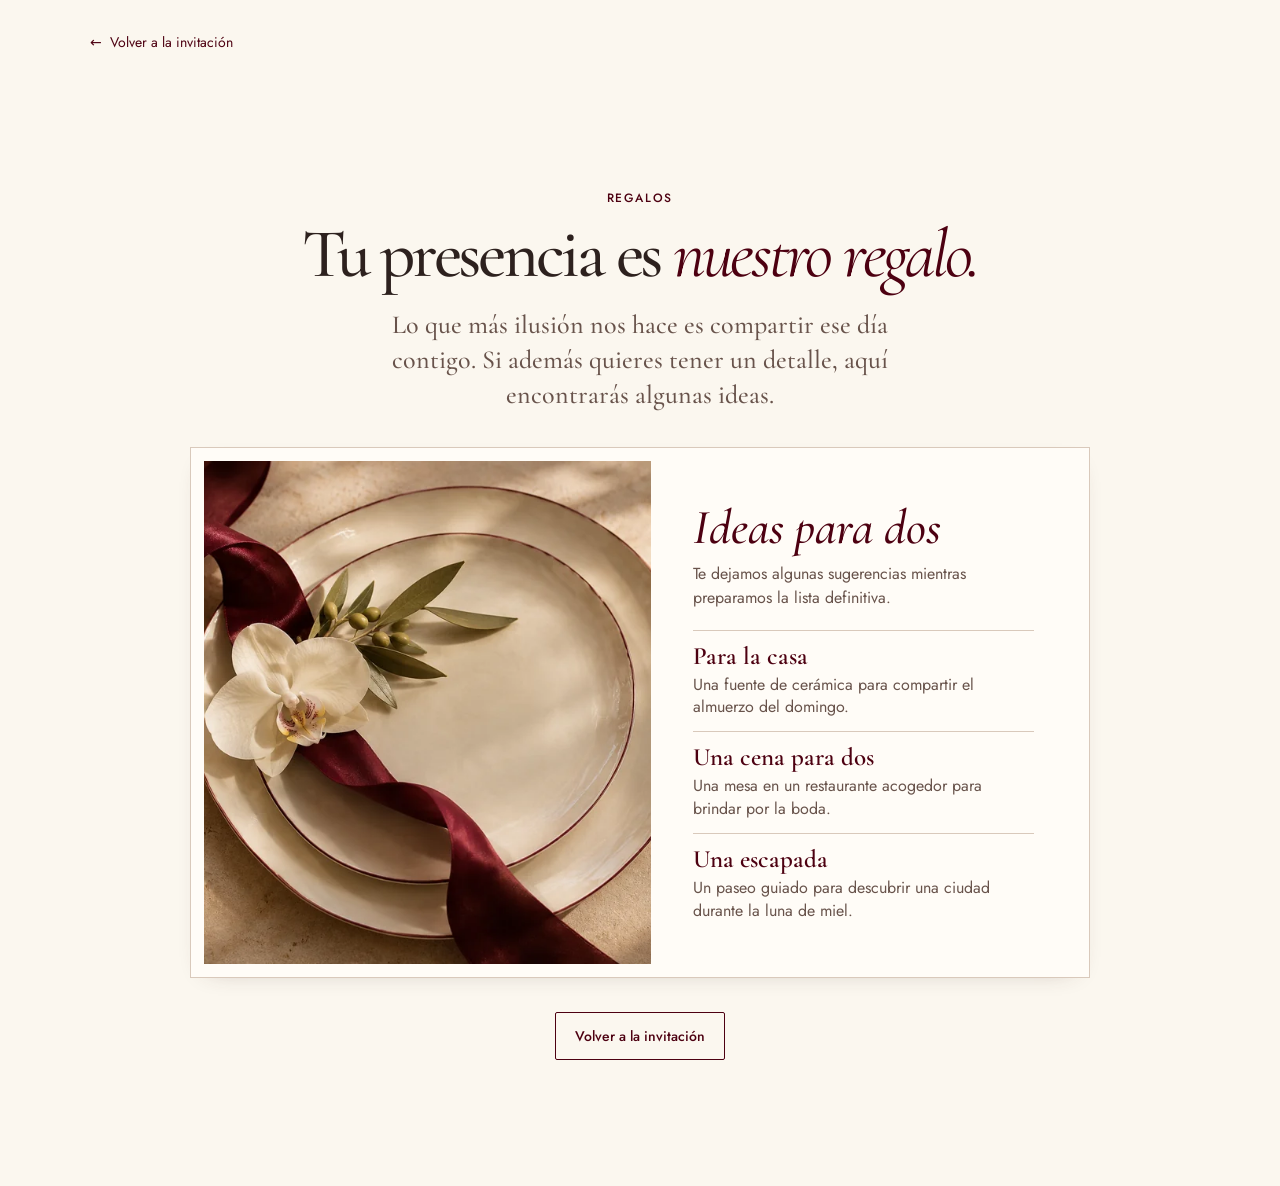
<file: regalos.html>
<!DOCTYPE html>
<html lang="es">
<head>
<meta charset="UTF-8">
<meta name="viewport" content="width=device-width, initial-scale=1, viewport-fit=cover">
<meta name="theme-color" content="#f5eee5">
<title>Regalos · Sofía &amp; Diego</title>
<link rel="preconnect" href="https://fonts.googleapis.com">
<link rel="preconnect" href="https://fonts.gstatic.com" crossorigin>
<link href="https://fonts.googleapis.com/css2?family=Cormorant+Garamond:ital,wght@0,400;0,500;0,600;1,400;1,500&family=Jost:wght@400;500&display=swap" rel="stylesheet">
<link rel="stylesheet" href="styles.css?v=3">
<link rel="stylesheet" href="experiencia.css?v=13">
</head>
<body class="gifts-page">
<main>
  <nav class="back wrap"><a href="./#regalos"><span aria-hidden="true">←</span> Volver a la invitación</a></nav>
  <section class="gifts wrap section-space" aria-labelledby="giftsTitle">
    <p class="kicker">Regalos</p>
    <h1 id="giftsTitle">Tu presencia es <em>nuestro regalo.</em></h1>
    <p class="prose">Lo que más ilusión nos hace es compartir ese día contigo. Si además quieres tener un detalle, aquí encontrarás algunas ideas.</p>
    <div class="gift-list">
      <div class="gift-spread">
        <img class="gift-photo" src="img/regalos-editorial.webp" width="960" height="640" loading="lazy" decoding="async" alt="">
        <div class="gift-note">
          <p class="gift-note-title">Ideas para dos</p>
          <p class="gift-intro">Te dejamos algunas sugerencias mientras preparamos la lista definitiva.</p>
          <dl class="gift-ideas">
            <div><dt>Para la casa</dt><dd>Una fuente de cerámica para compartir el almuerzo del domingo.</dd></div>
            <div><dt>Una cena para dos</dt><dd>Una mesa en un restaurante acogedor para brindar por la boda.</dd></div>
            <div><dt>Una escapada</dt><dd>Un paseo guiado para descubrir una ciudad durante la luna de miel.</dd></div>
          </dl>
        </div>
      </div>
    </div>
    <div class="gift-transfer" id="giftTransfer" hidden>
      <h2 class="gift-transfer-title">Datos para transferencia</h2>
      <dl class="bank">
        <div><dt>Banco</dt><dd id="bankName"></dd></div>
        <div><dt>Titular</dt><dd id="bankHolder"></dd></div>
        <div><dt>Cuenta</dt><dd><span id="acc"></span><button class="copy" type="button" data-copy="acc" aria-label="Copiar número de cuenta">Copiar</button></dd></div>
        <div id="cciRow" hidden><dt>CCI</dt><dd><span id="cci"></span><button class="copy" type="button" data-copy="cci" aria-label="Copiar CCI">Copiar</button></dd></div>
      </dl>
      <p class="bank-status" id="bankStatus" role="status"></p>
    </div>
    <a class="btn line back-btn" href="./#regalos">Volver a la invitación</a>
  </section>
</main>
<script src="config.js?v=10" defer></script>
<script src="regalos.js?v=1" defer></script>
</body>
</html>
</file>
<file: styles.css>
:root {
  color-scheme: light;
  --ivory: #fbf7ef;
  --paper: #fffcf7;
  --sand: #f1e8dd;
  --wine: #4d0011;
  --rust: #ad4e18;
  --sage: #708981;
  --wine-dark: #3b1020;
  --ink: #2d211e;
  --muted: #68534b;
  --rule: #d9c9bb;
  --on-wine: #f1dcd2;
  --serif: "Cormorant Garamond", Georgia, serif;
  --sans: "Jost", system-ui, sans-serif;
  --gutter: clamp(20px, 5vw, 60px);
  --wrap: 1100px;
}

* { box-sizing: border-box; }
html { scroll-behavior: smooth; scroll-padding-top: 24px; }
body {
  margin: 0;
  background: var(--ivory);
  color: var(--ink);
  font: 16px/1.5 var(--sans);
}
body.locked { overflow: hidden; }
[hidden] { display: none !important; }
:focus-visible { outline: 2px solid currentColor; outline-offset: 4px; }
h1, h2, h3, p, figure, ol, ul { margin: 0; }
h1, h2, h3 { font-family: var(--serif); line-height: .98; }
h2 {
  font-size: clamp(46px, 5.4vw, 76px);
  font-weight: 500;
  letter-spacing: -.047em;
  text-wrap: balance;
}
h2 em { color: var(--wine); font-weight: 400; }
img { max-width: 100%; }
a { color: inherit; }
button, input, select, textarea { font: inherit; }
.wrap {
  width: min(var(--wrap), calc(100% - 2 * var(--gutter)));
  margin-inline: auto;
}
.section-space { padding-block: clamp(66px, 10vw, 126px); }
.kicker {
  color: var(--wine);
  font: 500 12px/1.4 var(--sans);
  letter-spacing: .15em;
  text-transform: uppercase;
}
.kicker + h2 { margin-top: 14px; }
.prose {
  color: var(--muted);
  font: 500 clamp(21px, 2.6vw, 26px)/1.35 var(--serif);
  text-wrap: pretty;
}
.btn, .text-link, .copy {
  display: inline-flex;
  min-height: 48px;
  align-items: center;
  justify-content: center;
  gap: 10px;
  max-width: 100%;
  text-align: center;
  font: 500 14px/1.3 var(--sans);
  cursor: pointer;
}
.btn {
  padding: 12px 19px;
  border: 1px solid var(--wine);
  border-radius: 2px;
  background: var(--wine);
  color: var(--paper);
  text-decoration: none;
  transition: background-color .18s, border-color .18s, color .18s;
}
.btn:hover { background: var(--wine-dark); border-color: var(--wine-dark); }
.btn:focus-visible { outline-color: var(--wine); }
.btn.line { background: transparent; color: var(--wine); }
.btn.line:hover { background: var(--sand); }
.text-link {
  background: transparent;
  color: var(--wine);
  border: 0;
  padding: 4px 0;
  text-decoration: underline;
  text-underline-offset: .28em;
}
.text-link:hover { color: var(--wine-dark); }

.intro {
  position: fixed;
  inset: 0;
  z-index: 5;
  display: flex;
  overflow: hidden;
  overflow: clip;
  overscroll-behavior: contain;
  padding: 22px 12px;
  background:
    radial-gradient(ellipse at 18% 11%, #fffdf5 0%, transparent 50%),
    radial-gradient(ellipse at 85% 84%, #dfc9b2 0%, transparent 64%),
    #f5ecdf;
}
.intro.is-opening {
  --opening-length: 3.9s;
  animation: reveal-invitation var(--opening-length) ease both;
}
.mail-scene {
  position: relative;
  flex: none;
  width: min(84vw, 490px, 63vh);
  width: min(84vw, 490px, 63svh);
  margin: auto;
  text-align: center;
  --door-peak: 100deg;
  --door-rest: 98deg;
  isolation: isolate;
  container-type: inline-size;
  perspective: 1500px;
  aspect-ratio: .76;
  border-radius: 2px;
}
.mail-scene::before {
  content: "";
  position: absolute;
  inset: 0;
  pointer-events: none;
  border-radius: inherit;
  background: #4d1826;
  box-shadow: 3px 7px 9px -6px #4c282d70, 4px 22px 38px -17px #351c20a1;
}
.mail-letter {
  position: absolute;
  inset: 2.5% 2.7%;
  display: grid;
  align-content: center;
  justify-items: center;
  row-gap: 2.8%;
  overflow: hidden;
  padding: 4%;
  border: 1px solid #d8bda2;
  outline: 1px solid #c8a88b;
  outline-offset: -8px;
  background: #fffaed;
  color: var(--wine);
}
.mail-letter::before, .mail-letter::after {
  position: absolute;
  content: "";
  pointer-events: none;
  background: center / contain no-repeat;
}
.mail-letter::before {
  top: -2%;
  right: -2%;
  width: 34%;
  height: 35%;
  background-image: url("img/cascada-orquideas-460.webp");
  background-position: top right;
}
.mail-letter::after {
  bottom: -1%;
  left: -2%;
  width: 31%;
  height: 32%;
  background-image: url("img/cala-prensada.webp");
  background-position: bottom left;
}
.mail-letter > .kicker { font-size: clamp(9px, 3.5cqw, 12px); }
.mail-letter > p { font: 500 clamp(27px, 12.9cqw, 62px)/.99 var(--serif); letter-spacing: -.05em; }
.mail-letter > p em { font-weight: 400; font-size: .72em; }
.mail-letter time { color: var(--muted); font-size: clamp(10px, 3.4cqw, 13px); }
.mail-door {
  position: absolute;
  z-index: 2;
  top: 0;
  bottom: 0;
  width: calc(50% + .3px);
  transform-style: preserve-3d;
}
.mail-door-left { left: 0; transform-origin: left center; }
.mail-door-right { right: 0; transform-origin: right center; }
.mail-door-face, .mail-door-lining {
  position: absolute;
  inset: 0;
  border-radius: 1px;
  backface-visibility: hidden;
}
.mail-door-face {
  overflow: hidden;
  background: #601e32 url("img/cubierta-relieve.webp") left center / 200% 100% no-repeat;
  box-shadow: inset 1px 1px 1px #e3b29455, inset -1px -1px 1px #320e2080;
}
.mail-door-right .mail-door-face { background-position: right center; }
.mail-door-face::after {
  content: "";
  position: absolute;
  inset: -10% -10%;
  opacity: 0;
  background: linear-gradient(105deg, transparent 24%, #fbdca122 40%, #fff0c977 49%, #e7b26e22 55%, transparent 70%);
  pointer-events: none;
}
.mail-door-lining {
  transform: rotateY(180deg);
  background: linear-gradient(110deg,#793947,#642937 67%,#4d1d2c);
  box-shadow: inset 0 0 0 1px #894650;
}
.seal-button {
  position: absolute;
  z-index: 3;
  inset: 0;
  width: 100%;
  height: 100%;
  appearance: none;
  -webkit-tap-highlight-color: transparent;
  border: 0;
  padding: 0;
  background: transparent;
  color: var(--wine);
  cursor: pointer;
}
.mail-seal {
  position: absolute;
  top: 50%;
  left: 50%;
  width: clamp(45px, 23cqw, 104px);
  aspect-ratio: 1;
  transform: translate(-50%, -50%) rotate(-3deg);
  filter: drop-shadow(0 2px 1px #3b18255c) drop-shadow(1px 4px 5px #2e10245c);
}
.mail-seal img { display: block; width: 100%; height: 100%; object-fit: contain; }
.seal-button:focus-visible { outline-offset: 5px; }
/* Opening choreography. Light gathers along the fold before the paper moves. */
.intro::before {
  content: "";
  position: absolute;
  inset: 0;
  pointer-events: none;
  background: radial-gradient(ellipse at 50% 46%, #ffedce99, transparent 55%);
  opacity: 0;
}
.mail-aura {
  position: absolute;
  z-index: -1;
  inset: -17%;
  pointer-events: none;
  opacity: 0;
  background: radial-gradient(ellipse, #fff9dc 12%, #eac99870 46%, transparent 70%);
}
.mail-seam {
  position: absolute;
  z-index: 3;
  left: calc(50% - 1px);
  top: 3%;
  height: 94%;
  width: 2px;
  opacity: 0;
  pointer-events: none;
  background: linear-gradient(transparent, #f4c789 32%, #fff7d8 50%, #f2ca87 70%, transparent);
  box-shadow: 0 0 12px 2px #fde0a7aa;
}
.mail-motes {
  position: absolute;
  z-index: 3;
  inset: 0;
  pointer-events: none;
}
.mail-motes i {
  position: absolute;
  left: var(--x);
  top: var(--y);
  width: 3px;
  height: 3px;
  border-radius: 50%;
  opacity: 0;
  background: #fff2cd;
  box-shadow: 0 0 4px 1px #cba266;
}
.mail-motes i:nth-child(1) { --x: 43%; --y: 43%; --dx: -58px; --delay: .75s; }
.mail-motes i:nth-child(2) { --x: 51%; --y: 31%; --dx: 43px; --delay: .97s; }
.mail-motes i:nth-child(3) { --x: 60%; --y: 52%; --dx: 57px; --delay: 1.12s; }
.mail-motes i:nth-child(4) { --x: 32%; --y: 72%; --dx: -30px; --delay: .91s; }
.mail-motes i:nth-child(5) { --x: 64%; --y: 66%; --dx: 23px; --delay: 1.24s; }
.mail-motes i:nth-child(6) { --x: 24%; --y: 33%; --dx: -17px; --delay: 1.40s; }
.mail-motes i:nth-child(7) { --x: 77%; --y: 37%; --dx: 27px; --delay: 1.46s; }
.letter-rule {
  display: block;
  width: 24%;
  height: 1px;
  margin: 3% 0 2%;
  background: linear-gradient(90deg, transparent, #b08859 30%, #b08859 70%, transparent);
}
.letter-rule::before {
  content: "";
  display: block;
  width: 5px;
  height: 5px;
  margin: -2px auto 0;
  transform: rotate(45deg);
  background: #bd9567;
  box-shadow: 0 0 0 3px #fffaed;
}

@media (prefers-reduced-motion: no-preference) {
  .intro:not(.is-opening) .mail-seal { transition: transform .3s ease; }
  .seal-button:is(:hover, :focus-visible) .mail-seal { transform: translate(-50%, -52%) rotate(-2deg) scale(1.04); }

  .intro.is-opening::before, .intro.is-opening .mail-aura { animation: candlelight 2.5s ease .15s both; }
  .intro.is-opening .mail-seam { animation: light-in-the-fold .92s ease .11s both; }
  .intro.is-opening .mail-seal { animation: lift-the-seal .69s cubic-bezier(.32,.06,.56,.94) both; }
  .intro.is-opening .mail-door-left { animation: open-left-door 1.62s cubic-bezier(.4,.025,.19,1) .46s both, leave-binding .47s ease 2.34s forwards; }
  .intro.is-opening .mail-door-right { animation: open-right-door 1.66s cubic-bezier(.43,.03,.18,1) .55s both, leave-binding .47s ease 2.34s forwards; }
  .intro.is-opening .mail-scene::before { animation: leave-binding .47s ease 2.34s forwards; }
  .intro.is-opening .mail-door-face::after { animation: rake-the-foil 1.48s ease .24s both; }
  .intro.is-opening .mail-door-right .mail-door-face::after { animation-delay: .35s; }
  .intro.is-opening .mail-motes i { animation: gold-in-the-light 1.22s ease-out var(--delay) both; }
  .intro.is-opening .mail-letter { animation: draw-letter var(--opening-length) linear both; }
  .intro.is-opening .mail-letter .letter-rule { animation: draw-rule .65s ease 1.18s both; }
  .opening-ceremony .hero-copy { animation: enter-cover .68s cubic-bezier(.18,.74,.25,1) 3.16s both; }
  .opening-ceremony .flor-cascada img { animation: settle-orchids .9s ease-out 2.97s both; }
  .opening-ceremony .flor-cala { animation: settle-calla .7s ease-out 3.12s both; }
}

@keyframes candlelight {
  0%, 100% { opacity: 0; }
  38%, 62% { opacity: .9; }
}
@keyframes light-in-the-fold {
  0% { opacity: 0; transform: scaleY(.04); }
  56% { opacity: .9; transform: scaleY(.9); }
  100% { opacity: 0; transform: scaleY(1); }
}
@keyframes lift-the-seal {
  0% { opacity: 1; transform: translate(-50%, -50%) rotate(-3deg); }
  33% { opacity: 1; transform: translate(-48%, -53%) rotate(-9deg) scale(1.03); }
  68% { opacity: .96; }
  100% { opacity: 0; transform: translate(-32%, -94%) rotate(10deg) scale(1.09); }
}
@keyframes rake-the-foil {
  0% { transform: translateX(-110%) skewX(-12deg); opacity: 0; }
  30% { opacity: .42; }
  100% { transform: translateX(120%) skewX(-12deg); opacity: 0; }
}
@keyframes open-left-door {
  0% { transform: rotateY(0deg); }
  78% { transform: rotateY(calc(0deg - var(--door-peak))); }
  100% { transform: rotateY(calc(0deg - var(--door-rest))); }
}
@keyframes open-right-door {
  0% { transform: rotateY(0deg); }
  80% { transform: rotateY(var(--door-peak)); }
  100% { transform: rotateY(var(--door-rest)); }
}
@keyframes draw-rule { from { opacity: 0; transform: scaleX(.12); } }
@keyframes gold-in-the-light {
  0% { opacity: 0; transform: translate(0, 7px) scale(.55); }
  24% { opacity: .85; }
  100% { opacity: 0; transform: translate(var(--dx), -54px) scale(.72); }
}
@keyframes draw-letter {
  0%, 29% { transform: translateY(0) scale(1); opacity: 1; }
  53%, 65% { transform: translateY(-2%) scale(1.02); opacity: 1; z-index: 1; }
  66% { transform: translateY(-2%) scale(1.02); z-index: 3; animation-timing-function: cubic-bezier(.46,.05,.3,1); }
  81%, 100% { transform: translate(var(--flight-x), var(--flight-y)) scale(1.06); opacity: 0; z-index: 3; }
}
@keyframes leave-binding { to { opacity: 0; } }
@keyframes reveal-invitation {
  0%, 77% { opacity: 1; }
  100% { opacity: 0; }
}
@keyframes enter-cover { from { opacity: 0; transform: translateY(7px); } }
@keyframes settle-orchids { from { transform: translateY(-6px) rotate(2deg); } }
@keyframes settle-calla { from { transform: translateY(4px) rotate(-1.5deg); } }

.masthead {
  display: flex;
  align-items: center;
  justify-content: space-between;
  min-height: 66px;
  gap: 14px;
  border-bottom: 1px solid var(--rule);
}
.monogram {
  color: var(--wine);
  font: 600 27px/1 var(--serif);
  letter-spacing: -.07em;
  text-decoration: none;
}
.monogram em { font-size: .74em; font-weight: 400; }
.masthead nav { display: flex; flex-wrap: wrap; gap: clamp(10px, 3vw, 32px); }
.masthead nav a {
  display: inline-flex;
  align-items: center;
  min-height: 44px;
  color: var(--muted);
  font-size: 14px;
  text-decoration: none;
}
.masthead nav a:hover { color: var(--wine); text-decoration: underline; text-underline-offset: .25em; }
.hero {
  overflow-x: clip;
  padding-inline: max(var(--gutter), calc((100% - var(--wrap)) / 2));
  padding-block: clamp(26px, 4vw, 60px) clamp(32px, 4.4vw, 64px);
}
.letter-sheet {
  position: relative;
  isolation: isolate;
  display: grid;
  place-items: center;
  min-height: clamp(374px, 44vw, 506px);
  border: 1px solid #d9c6ab;
  background: linear-gradient(122deg, #fffdf6, #fff9ed 67%, #f5ebd8);
  box-shadow: 0 2px 5px #633b2010, 0 14px 32px -21px #673f3057;
}
.letter-sheet::before {
  position: absolute;
  inset: clamp(9px, 1.1vw, 17px);
  border: 1px solid #c7a77e;
  outline: 1px solid #e6d3b8;
  outline-offset: 3px;
  pointer-events: none;
  content: "";
}
.flor-cascada, .flor-cala {
  position: absolute;
  display: block;
  pointer-events: none;
  user-select: none;
  filter: drop-shadow(2px 5px 3px #54391e26);
}
.flor-cascada {
  top: -2.2%;
  right: -1.2%;
  width: 29%;
  transform-origin: 86% 5%;
  transform: rotate(-6deg);
}
.flor-cascada img {
  display: block;
  width: 100%;
  height: auto;
  transform-origin: 90% 4%;
}
.flor-cala {
  bottom: -2%;
  left: -1.2%;
  width: 24%;
  height: auto;
  max-height: 72%;
  object-fit: contain;
  object-position: left bottom;
  transform-origin: 15% 95%;
}
.hero-copy {
  position: relative;
  width: 71%;
  padding-block: clamp(32px, 5.3vw, 78px);
  text-align: center;
}
.hero-copy .kicker {
  display: flex;
  gap: 14px;
  align-items: center;
  justify-content: center;
  color: #6f4c32;
  font-size: 11px;
  letter-spacing: .24em;
}
.hero-copy .kicker::before, .hero-copy .kicker::after {
  content: "";
  width: clamp(16px, 3vw, 40px);
  height: 1px;
  background: #b49570;
}
.hero h1 {
  margin: clamp(17px, 2.4vw, 34px) 0 18px;
  color: var(--wine);
  font: 500 clamp(64px, 7vw, 102px)/.91 var(--serif);
  letter-spacing: -.06em;
}
.hero h1 em { font-size: .61em; font-weight: 400; }
.hero h1:focus { outline: none; }
.blessing { color: var(--muted); font: italic 500 clamp(19px, 2vw, 25px)/1.18 var(--serif); }
.hero time {
  display: block;
  margin-top: clamp(18px, 2.3vw, 32px);
  color: var(--wine);
  font: 500 clamp(15px, 1.6vw, 19px)/1.4 var(--serif);
  letter-spacing: .045em;
}
.hero-actions {
  display: flex;
  justify-content: center;
  align-items: center;
  flex-wrap: wrap;
  gap: 4px 25px;
  margin-top: clamp(20px, 2.5vw, 36px);
}

.story, .dress, .gifts { text-align: center; }
.story { padding-top: 0; }
.story-divider {
  display: flex;
  justify-content: center;
  align-items: center;
  gap: clamp(10px, 2vw, 26px);
  margin: 0 auto clamp(25px, 4vw, 46px);
}
.story-divider::before, .story-divider::after {
  content: "";
  flex: 1;
  max-width: 205px;
  height: 1px;
  background: linear-gradient(90deg, transparent, #c6ac89);
}
.story-divider::after { transform: scaleX(-1); }
.story-divider img {
  display: block;
  width: clamp(114px, 15vw, 177px);
  height: auto;
  transform: rotate(-5deg);
  filter: drop-shadow(1px 2px 1px #533e291a);
}
.story .prose, .gifts .prose { max-width: 550px; margin: 18px auto 0; }
.story-photos { max-width: 620px; margin: 28px auto 0; }
.story-photos figure { background: var(--paper); padding: 8px; border: 1px solid var(--rule); }
.story-photos img { display: block; width: 100%; aspect-ratio: 4 / 5; object-fit: cover; }
.story-photos figcaption { padding: 8px 4px 2px; color: var(--muted); font-size: 14px; overflow-wrap: anywhere; }
.gallery { display: grid; grid-template-columns: repeat(2, minmax(0, 1fr)); gap: 16px; margin-top: 16px; }
.gallery:empty { display: none; }

.date-section {
  background: linear-gradient(115deg, #edf0e7, #e3e8db);
  border-block: 1px solid #cbd2c5;
}
.date-layout, .event-layout, .rsvp-layout {
  display: grid;
  grid-template-columns: repeat(2, minmax(0, 1fr));
  align-items: center;
  gap: clamp(28px, 7vw, 96px);
}
.date-copy .prose { margin-top: 13px; }
.date-hour { white-space: nowrap; }
.countdown-label { margin-top: 25px; color: var(--muted); font-size: 14px; }
.countdown { display: grid; grid-template-columns: repeat(4, minmax(0, 1fr)); max-width: 330px; margin: 8px 0 20px; }
.countdown div { min-width: 0; text-align: center; border-left: 1px solid var(--sage); }
.countdown div:first-child { border-left: 0; }
.countdown strong { display: block; color: var(--wine); font: 600 39px/1.1 var(--serif); font-variant-numeric: tabular-nums; }
.countdown span { display: block; color: var(--muted); font-size: 12px; }

.calendar {
  position: relative;
  width: min(100%, 370px);
  margin-inline: auto;
  padding: 45px clamp(16px, 3vw, 32px) 26px;
  background: #fffcf4;
  border: 1px solid #cec1a6;
  box-shadow: 3px 4px #f6f2e7, 4px 5px #c8bfa9, 7px 8px #f2eee1, 8px 9px #cbc2af, 3px 14px 21px -12px #34492f55;
}
.calendar::before {
  position: absolute;
  content: "";
  top: -12px;
  right: 14px;
  width: clamp(78px, 8vw, 108px);
  height: 59px;
  transform: rotate(12deg);
  background: url("img/orquidea-suelta.webp") center / contain no-repeat;
  filter: drop-shadow(1px 3px 2px #4e2b3429);
  pointer-events: none;
}
.cal-head { display: flex; justify-content: space-between; align-items: baseline; border-bottom: 1px solid var(--rule); padding: 0 6px 10px; color: var(--wine); }
.cal-head span:first-child { color: var(--rust); font: 600 30px/1 var(--serif); }
.cal-head span:last-child { font-size: 13px; }
.cal-grid { display: grid; grid-template-columns: repeat(7, minmax(0, 1fr)); text-align: center; margin-top: 10px; }
.cal-grid .w { display: grid; place-items: center; height: 32px; color: var(--muted); font-size: 12px; }
.cal-grid .d { display: grid; place-items: center; min-height: 36px; font-size: 14px; }
.cal-grid .d.m { justify-self: center; width: min(34px, 100%); height: 34px; min-height: 0; margin-block: 1px; border-radius: 50%; color: var(--paper); background: var(--wine); }

.event-layout { align-items: stretch; gap: clamp(24px, 4.5vw, 66px); }
.itinerary {
  position: relative;
  align-self: center;
  padding: clamp(24px, 3.7vw, 50px) clamp(18px, 3.6vw, 46px);
  background: linear-gradient(110deg, #fffdf8, #f9f2e6);
  border: 1px solid #dcccaf;
  box-shadow: 2px 3px 0 #f0e5d3;
}
.itinerary::before {
  content: "";
  position: absolute;
  top: -1px;
  right: clamp(17px, 3vw, 35px);
  width: 17px;
  height: 40px;
  background: linear-gradient(90deg, #713543, #8c4b52 47%, #743743);
  clip-path: polygon(0 0, 100% 0, 100% 100%, 50% 82%, 0 100%);
}
.itinerary h2 { font-size: clamp(42px, 5vw, 69px); }
.timeline {
  list-style: none;
  margin-top: 24px;
  padding: 0;
  border-top: 1px solid var(--rule);
}
.tl-row {
  display: grid;
  grid-template-columns: minmax(max-content, .31fr) minmax(0, 1fr);
  align-items: baseline;
  gap: 8px 16px;
  padding-block: 14px;
  border-bottom: 1px solid var(--rule);
}
.tl-t { color: var(--wine); font-size: 14px; font-weight: 500; white-space: nowrap; }
.tl-e h3, .dress h3 { color: var(--ink); font: 600 30px/1.1 var(--serif); overflow-wrap: anywhere; }
.tl-e p { margin-top: 2px; color: var(--muted); font-size: 14px; }
.venue {
  display: grid;
  place-items: center;
  align-self: stretch;
  min-height: 350px;
  padding: clamp(21px, 4vw, 40px);
  background-color: #531726;
  background-image: linear-gradient(110deg, #3c112140, #4d172a30), url("img/cubierta-relieve.webp");
  background-position: center;
  background-size: cover;
  color: var(--paper);
  text-align: center;
}
.venue-content {
  width: 100%;
  padding: clamp(28px, 4vw, 49px) clamp(10px, 2.5vw, 30px);
  border: 1px solid #c09b78;
  outline: 1px solid #bf9a7066;
  outline-offset: 4px;
  background: #3f1026c9;
}
.venue .kicker, .venue h2 em, .rsvp h2 em, .closing em { color: var(--on-wine); }
.venue h2 { font-size: clamp(49px, 5.5vw, 75px); }
.venue h2 em { display: block; }
.venue-content > p:not(.kicker) { margin-top: 16px; }
.venue .btn { margin-top: 18px; border-color: var(--on-wine); color: var(--paper); }
.venue .btn:hover { background: #6c3947; }
.venue .btn:focus-visible { outline-color: var(--on-wine); }
.external-arrow {
  position: relative;
  width: .65em;
  height: .65em;
  border-top: 1px solid;
  border-right: 1px solid;
}
.external-arrow::before {
  content: "";
  position: absolute;
  top: 0;
  right: 0;
  width: 125%;
  height: 1px;
  background: currentColor;
  transform-origin: right center;
  transform: rotate(-45deg);
}

.dress { padding-top: 0; }
.dress-tabs {
  display: inline-flex;
  gap: 4px;
  margin-top: 20px;
  padding: 4px;
  border: 1px solid #bba383;
  border-radius: 4px;
  background: #f6efe2;
}
.dress-tabs button {
  min-height: 44px;
  min-width: clamp(86px, 19vw, 112px);
  padding: 4px 20px;
  border: 0;
  border-radius: 2px;
  background: transparent;
  color: var(--wine);
  font: 500 20px/1.2 var(--serif);
  cursor: pointer;
}
.dress-tabs button:hover { background: #e9dece; }
.dress-tabs button[aria-selected="true"] { background: var(--wine); color: var(--paper); }
.outfit-panels {
  display: grid;
  gap: 20px;
  max-width: 730px;
  margin: 26px auto 0;
}
.outfit-panel {
  display: grid;
  grid-template-columns: minmax(0, .8fr) minmax(0, 1fr);
  align-items: center;
  gap: clamp(20px, 5vw, 60px);
  padding: clamp(18px, 3.1vw, 39px);
  border: 1px solid #dcc9ad;
  background: linear-gradient(120deg,#fffdf6,#faf3e6);
  text-align: left;
}
.dress[data-interactive] .outfit-panel { grid-area: 1 / 1; }
.outfit-panel[aria-hidden="true"] { visibility: hidden; pointer-events: none; }
.dress[data-interactive] .outfit-audience { display: none; }
.dress-print {
  display: block;
  position: relative;
  width: 100%;
  max-width: 255px;
  justify-self: center;
  padding: 6px 6px 0;
  background: #fffcf4;
  color: var(--wine);
  border: 1px solid #deceb5;
  box-shadow: 1px 6px 13px -8px #46251b66;
  transform: rotate(-2deg);
  text-decoration: none;
  cursor: zoom-in;
}
.dress-print::after {
  position: absolute;
  content: "";
  width: 30%;
  aspect-ratio: 3 / 1;
  bottom: -2px;
  right: -5%;
  transform: rotate(-21deg);
  background: url("img/olivo-de-la-carta.webp") center / contain no-repeat;
  pointer-events: none;
}
.dress-art { display: block; background: #e0cdb3; }
.dress-art img { display: block; width: 100%; height: auto; aspect-ratio: 4 / 5; }
.photo-enlarge {
  display: block;
  padding: 5px 2px 6px;
  font: 500 12px/1.3 var(--sans);
  text-align: center;
  text-decoration: underline;
  text-underline-offset: .2em;
}
.outfit-advice h3 {
  max-width: 13ch;
  color: var(--wine);
  font: 500 clamp(31px, 4vw, 48px)/.99 var(--serif);
  letter-spacing: -.035em;
  text-wrap: balance;
}
.outfit-audience { margin-bottom: 12px; }
.outfit-advice > p:last-child {
  max-width: 32ch;
  margin-top: 14px;
  color: var(--muted);
  font: 400 clamp(15px, 1.5vw, 17px)/1.5 var(--sans);
}
.dress-palette { margin: 25px auto 0; }
.look-dialog {
  box-sizing: border-box;
  width: fit-content;
  max-width: 95vw;
  max-height: 95vh;
  max-height: 95svh;
  padding: 0;
  margin: auto;
  border: 1px solid #decaae;
  background: #fffaf0;
  color: var(--wine);
}
.look-dialog:not([open]) { display: none; }
.look-dialog::backdrop { background: #281b1bdc; }
body:has(.look-dialog[open]) { overflow: hidden; }
.look-viewer {
  display: grid;
  justify-items: center;
  padding: 0 12px 12px;
}
.look-viewer button {
  justify-self: end;
  min-height: 44px;
  padding: 0 6px;
  border: 0;
  background: transparent;
  color: var(--wine);
  font: 500 14px/1.2 var(--sans);
  cursor: pointer;
}
.look-viewer button span { margin-left: 4px; font-size: 22px; vertical-align: middle; }
.look-viewer img {
  display: block;
  width: min(82vw, 58vh, 650px);
  width: min(82vw, 58svh, 650px);
  height: auto;
  aspect-ratio: 4 / 5;
  background: center / cover no-repeat;
}
.look-viewer p { margin-top: 9px; font: 500 20px/1.15 var(--serif); }

@media (prefers-reduced-motion: no-preference) {
  .outfit-panel[role="tabpanel"]:not([aria-hidden="true"]) .outfit-advice {
    animation: change-outfit .22s ease-out;
  }
  @keyframes change-outfit {
    from { transform: translateY(3px); opacity: .5; }
  }
}
.swatch-title { font: 600 22px/1.2 var(--serif); }
.swatches { display: flex; flex-wrap: wrap; justify-content: center; gap: 14px 17px; list-style: none; margin-top: 12px; padding: 0; }
.swatches li { display: grid; justify-items: center; gap: 5px; color: var(--muted); font-size: 12px; }
.swatches span {
  width: 27px;
  height: 38px;
  border-radius: 1px 1px 0 0;
  background: linear-gradient(103deg, #ffffff0a 10%, #ffffff27 35%, transparent 60%), var(--swatch);
  clip-path: polygon(0 0, 100% 0, 100% 100%, 50% 81%, 0 100%);
}
.dress-note { margin-top: 18px; color: var(--muted); font-size: 14px; }

.rsvp { background: var(--wine-dark); color: var(--paper); }
.rsvp-copy p { margin-top: 14px; color: var(--on-wine); font-size: 16px; }
.letter {
  min-width: 0;
  background: var(--paper);
  padding: clamp(18px, 4.5vw, 35px);
  color: var(--ink);
}
.field { min-width: 0; border: 0; margin: 0 0 17px; padding: 0; }
.field label:not(.rsvp-choice), .field legend { display: block; margin-bottom: 6px; font-size: 14px; font-weight: 500; }
.field input:not([type="radio"]), .field select, .field textarea {
  display: block;
  width: 100%;
  min-height: 46px;
  background: var(--paper);
  border: 1px solid #9f887d;
  border-radius: 2px;
  padding: 10px;
  color: var(--ink);
  font-size: 16px;
}
.field textarea { resize: vertical; min-height: 86px; }
.rsvp-choices { display: grid; grid-template-columns: repeat(2, minmax(0, 1fr)); gap: 9px; }
.rsvp-choice {
  display: flex;
  gap: 7px;
  align-items: center;
  min-height: 46px;
  padding: 7px;
  border: 1px solid #9f887d;
  border-radius: 2px;
  font-size: 14px;
  cursor: pointer;
}
.rsvp-choice:has(input:checked) { background: var(--sand); border-color: var(--wine); }
.rsvp-choice input { flex: none; margin: 0; accent-color: var(--wine); }
.rsvp-optional { border-top: 1px solid var(--rule); margin-bottom: 12px; }
.rsvp-optional summary {
  min-height: 44px;
  color: var(--wine);
  font-size: 14px;
  padding: 11px 2px;
  cursor: pointer;
}
.letter .btn { width: 100%; }
.letter .btn:disabled { background: var(--sand); border-color: var(--rule); color: var(--muted); cursor: default; }
.rsvp-hint, .rsvp-status, .rsvp-link { font-size: 13px; margin-top: 8px; }
.rsvp-hint { color: var(--muted); }
.rsvp-status:empty { display: none; }
.rsvp-link { color: var(--wine); text-underline-offset: .25em; }

.gift-list { margin: 24px auto 0; }
.gift-list summary { list-style: none; gap: 14px; }
.gift-list summary::-webkit-details-marker { display: none; }
.gift-list .gift-when-open, .gift-list[open] .gift-when-closed { display: none; }
.gift-list[open] .gift-when-open { display: inline; }
.gift-toggle-mark { position: relative; width: 13px; height: 13px; }
.gift-toggle-mark::before, .gift-toggle-mark::after {
  content: "";
  position: absolute;
  inset: 6px 0 auto;
  height: 1px;
  background: currentColor;
}
.gift-toggle-mark::after { transform: rotate(90deg); }
.gift-list[open] .gift-toggle-mark::after { transform: rotate(0); }
.gift-spread {
  display: grid;
  grid-template-columns: minmax(0, 1.05fr) minmax(0, 1fr);
  max-width: 900px;
  margin: clamp(22px, 4vw, 35px) auto 0;
  padding: clamp(8px, 1vw, 13px);
  border: 1px solid var(--rule);
  background: var(--paper);
  box-shadow: 0 7px 25px -19px #4c302d75;
  text-align: left;
}
.gift-photo { display: block; width: 100%; height: 100%; object-fit: cover; object-position: 40% center; }
.gift-note { align-self: center; padding: clamp(18px, 3.4vw, 42px); }
.gift-note-title { color: var(--wine); font: italic 500 clamp(34px, 4vw, 49px)/1 var(--serif); }
.gift-intro { margin-top: 10px; color: var(--muted); font-size: 16px; }
.gift-ideas { margin: 20px 0 0; }
.gift-ideas > div { border-top: 1px solid var(--rule); padding-top: 11px; }
.gift-ideas > div + div { margin-top: 13px; }
.gift-ideas dt { color: var(--wine); font: 600 25px/1.12 var(--serif); }
.gift-ideas dd { margin: 4px 0 0; color: var(--muted); line-height: 1.4; }
@media (prefers-reduced-motion: no-preference) {
  .gift-list[open] .gift-spread { animation: gift-unfold .35s ease-out both; }
  @keyframes gift-unfold { from { opacity: 0; transform: translateY(6px); } to { opacity: 1; transform: none; } }
}
@media (max-width: 700px) {
  .gift-spread { grid-template-columns: minmax(0, 1fr); max-width: 480px; }
  .gift-photo { height: auto; aspect-ratio: 3 / 2; }
  .gift-note { padding: 22px clamp(10px, 4vw, 26px); }
}
.gift-transfer { max-width: 515px; margin: 10px auto 0; }
.gift-transfer summary { width: fit-content; margin: auto; padding: 11px 3px; color: var(--wine); cursor: pointer; }
.bank { margin: 10px 0 0; border: 1px solid var(--rule); padding: 0 14px; background: var(--paper); text-align: left; }
.bank > div { padding: 10px 0; }
.bank > div + div { border-top: 1px solid var(--rule); }
.bank dt { color: var(--muted); font-size: 14px; }
.bank dd { margin: 0; display: flex; align-items: center; justify-content: space-between; gap: 10px; overflow-wrap: anywhere; }
.bank-status { margin-top: 8px; color: var(--wine); font-size: 14px; }
.bank-status:empty { display: none; }
.copy { min-height: 44px; border: 1px solid var(--rule); padding-inline: 9px; color: var(--wine); background: transparent; }
.copy:hover { background: var(--sand); }
.closing { background: var(--wine-dark); color: var(--paper); padding-block: clamp(46px, 7vw, 80px); text-align: center; }
.closing-line { font: 500 clamp(36px, 5vw, 65px)/1.03 var(--serif); text-wrap: balance; }
.closing-signature { color: var(--on-wine); margin-top: 17px; font-size: 14px; }

@media (max-width: 760px) {
  .mail-scene {
    perspective: max(1800px, 700vw);
    --door-peak: 95deg;
    --door-rest: 93deg;
  }
}

@media (max-width: 700px) {
  .hero { padding-block: 23px 32px; }
  .letter-sheet { min-height: clamp(335px, 93vw, 465px); }
  .flor-cascada { width: 36%; top: -2%; right: -2%; transform: rotate(-10deg); }
  .flor-cala { width: 26%; left: -2%; bottom: -1.5%; }
  .hero-copy { width: 84%; padding: 58px 0 48px; }
  .hero h1 {
    display: grid;
    justify-content: center;
    grid-template-columns: auto auto;
    align-items: baseline;
    gap: 0 .085em;
    width: fit-content;
    margin: 17px auto 18px;
    font-size: clamp(52px, 13.5vw, 74px);
  }
  .hero h1 span:first-child { grid-column: 1 / -1; }
  .hero h1 em { justify-self: end; }
  .hero-copy .kicker { font-size: 10px; gap: 9px; }
  .hero time { margin-top: 15px; }
  .hero-actions { margin-top: 18px; gap: 4px 18px; }
  .outfit-panels { margin-top: 17px; }
  .outfit-panel {
    grid-template-columns: minmax(0, .92fr) minmax(0, 1fr);
    gap: clamp(13px, 3.5vw, 23px);
    padding: clamp(13px, 3.5vw, 21px);
  }
  .outfit-advice h3 { font-size: clamp(25px, 6.6vw, 39px); }
  .outfit-advice > p:last-child { margin-top: 8px; font-size: 14px; line-height: 1.4; }
  .dress-tabs { margin-top: 15px; }
  .date-layout, .event-layout, .rsvp-layout { grid-template-columns: minmax(0, 1fr); }
  .date-copy, .rsvp-copy { text-align: center; }
  .countdown { margin-inline: auto; }
}

@media (max-width: 360px) {
  .flor-cala { width: 21%; bottom: -2%; }
}

@media (min-width: 701px) and (max-height: 560px) {
  .masthead { min-height: 46px; }
  .hero { padding-block: 12px 22px; }
  .letter-sheet { min-height: 225px; }
  .hero-copy { padding: 18px 0; }
  .hero h1 { font-size: 62px; margin-block: 10px 8px; }
  .hero time { margin-top: 10px; }
  .hero-actions { margin-top: 12px; }
  .flor-cascada { width: min(23%, 146px); }
  .flor-cala { width: min(17%, 110px); }
}

@media (prefers-reduced-motion: reduce) {
  html { scroll-behavior: auto; }
  .intro.is-opening, .intro.is-opening * { animation: none; }
  .btn { transition: none; }
}
</file>
<file: experiencia.css>
/* ===== Ajustes pedidos por los novios ===== */

/* ---- Portada: "Nos casamos" más visible y foto pequeña opcional ---- */
.hero-copy .kicker { font-size: clamp(13px, 1.5vw, 17px); letter-spacing: .3em; color: var(--wine); }
.hero-copy .kicker::before, .hero-copy .kicker::after { width: clamp(22px, 4vw, 52px); }
.hero-photo {
  width: clamp(96px, 26vw, 150px); aspect-ratio: 4 / 5; margin: clamp(16px, 2vw, 24px) auto 0;
  padding: 5px; border: 1px solid #c7a77e; border-radius: 999px 999px 6px 6px; background: var(--paper);
  box-shadow: 0 10px 22px -14px #4d001166;
}
.hero-photo img { display: block; width: 100%; height: 100%; object-fit: cover; border-radius: 999px 999px 3px 3px; }

/* ---- Itinerario: una rosa recorre la línea ---- */
.itinerary {
  /* anula la tarjeta anterior */
  align-self: auto; padding: clamp(66px, 10vw, 126px) 0; background: var(--paper);
  border: 0; border-block: 1px solid var(--rule); box-shadow: none; text-align: center;
}
.itinerary::before { display: none; }
.route { position: relative; width: min(620px, calc(100% - 2 * var(--gutter))); margin: clamp(30px, 5vw, 56px) auto 0; }
.route-stops { list-style: none; margin: 0; padding: 0; }
.stop {
  display: grid; grid-template-columns: minmax(0, 1fr) 64px minmax(0, 1fr); align-items: center;
  min-height: clamp(150px, 26vw, 200px);
}
.stop-time { justify-self: end; padding-right: 6px; color: var(--wine); font: 500 clamp(22px, 5.4vw, 30px)/1 var(--serif); white-space: nowrap; }
.stop-dot {
  justify-self: center; width: 11px; height: 11px; border-radius: 50%; position: relative; z-index: 1;
  background: var(--paper); border: 1px solid #b49570; transition: background-color .4s, border-color .4s, transform .4s;
}
.stop-text { text-align: left; padding-left: 6px; }
.stop-text h3 { color: var(--ink); font: 600 clamp(24px, 6vw, 32px)/1.05 var(--serif); }
.stop-text p { margin-top: 4px; color: var(--muted); font: italic 500 clamp(16px, 4vw, 19px)/1.3 var(--serif); }
.route-line { position: absolute; left: 50%; top: 0; bottom: 0; width: 1px; transform: translateX(-50%); background: linear-gradient(transparent, #cdb79a 8%, #cdb79a 92%, transparent); }
.route-fill { position: absolute; left: -.5px; width: 2px; height: 0; background: var(--wine); }
.route-rose {
  position: absolute; left: 50%; top: 0; z-index: 2; width: clamp(54px, 13vw, 70px); height: auto;
  filter: drop-shadow(0 6px 7px #3b102055); will-change: transform; pointer-events: none;
}
.route:not(.is-live) .route-rose { opacity: 0; }
.stop .stop-time, .stop .stop-text { opacity: .38; transition: opacity .5s; }
.route:not(.is-live) .stop .stop-time, .route:not(.is-live) .stop .stop-text, .stop.reached .stop-time, .stop.reached .stop-text { opacity: 1; }
.stop.reached .stop-dot { background: var(--wine); border-color: var(--wine); transform: scale(1.15); }
@media (prefers-reduced-motion: reduce) { .stop .stop-time, .stop .stop-text { opacity: 1; } }

/* ---- Lugar: más alto, con foto del campo ---- */
.venue { display: block; min-height: 0; padding: clamp(40px, 7vw, 84px) 0; }
.venue + .dress { padding-top: clamp(66px, 10vw, 126px); }
.venue-layout { display: grid; grid-template-columns: minmax(0, 1.1fr) minmax(0, 1fr); gap: clamp(20px, 4vw, 48px); align-items: stretch; }
.venue-photo { position: relative; margin: 0; min-height: 320px; padding: 8px; background: #f6ecdf; border: 1px solid #c09b78; }
.venue-photo img { display: block; width: 100%; height: 100%; object-fit: cover; }
.venue-photo .photo-slot { inset: 8px; }
.venue-content { align-self: center; }
.venue-place { font: 500 clamp(22px, 2.6vw, 28px)/1.2 var(--serif); color: var(--paper); letter-spacing: .02em; }
.venue-address { color: var(--on-wine); }
.venue-note { color: var(--on-wine); font: italic 500 19px/1.35 var(--serif); }
.venue-content > p.venue-address, .venue-content > p.venue-note { margin-top: 8px; }
@media (max-width: 760px) {
  .venue-layout { grid-template-columns: minmax(0, 1fr); }
  .venue-photo { min-height: 0; aspect-ratio: 4 / 3; }
}

/* ---- Confirmación por pases ---- */
.rsvp-for { margin-bottom: 14px; color: var(--muted); font-size: 15px; }
.rsvp-for strong { color: var(--wine); font: 600 21px/1.2 var(--serif); }
.rsvp-demo { margin-bottom: 14px; padding: 9px 12px; background: var(--sand); color: var(--muted); font-size: 13px; }
.pass { margin: 0 0 14px; padding: 14px 14px 4px; border: 1px solid var(--rule); min-width: 0; }
.pass legend { padding: 0 6px; color: var(--wine); font: 500 11px/1 var(--sans); letter-spacing: .16em; text-transform: uppercase; }
.pass-extra { border-style: dashed; }
.pass-choices { display: grid; grid-template-columns: repeat(2, minmax(0, 1fr)); gap: 8px; margin-bottom: 12px; }
.pass-fields .field { margin-bottom: 12px; }
.pass-error { margin: -4px 0 10px; color: #9a2a1c; font-size: 13px; }
.rsvp-closed { text-align: center; font: 500 20px/1.4 var(--serif); }
.rsvp-status { color: var(--muted); }

/* ---- Canciones ---- */
.songs { text-align: center; }
.songs .prose { max-width: 520px; margin: 16px auto 0; }
.song-form { max-width: 440px; margin: 28px auto 0; text-align: left; padding: clamp(18px, 4.5vw, 30px); background: var(--paper); border: 1px solid var(--rule); }
.song-form .btn { width: 100%; }

/* ---- Botón de la canción ---- */
.music-toggle {
  position: fixed; right: max(14px, env(safe-area-inset-right)); bottom: max(14px, env(safe-area-inset-bottom)); z-index: 40;
  display: flex; align-items: center; gap: 10px; min-height: 46px; padding: 8px 16px 8px 12px;
  border: 1px solid #c7a77e; border-radius: 999px; background: #fffcf7ee; color: var(--wine);
  font: 500 12.5px/1 var(--sans); cursor: pointer; box-shadow: 0 10px 24px -12px #3b102077; backdrop-filter: blur(6px);
}
body.locked .music-toggle { display: none; }
.music-icon { display: flex; align-items: flex-end; gap: 2px; height: 14px; }
.music-icon i { width: 3px; height: 40%; background: currentColor; border-radius: 1px; }
.music-icon i:nth-child(2) { height: 100%; } .music-icon i:nth-child(3) { height: 65%; }
.music-toggle.playing .music-icon i { animation: bars .9s ease-in-out infinite alternate; }
.music-toggle.playing .music-icon i:nth-child(2) { animation-delay: -.3s; }
.music-toggle.playing .music-icon i:nth-child(3) { animation-delay: -.6s; }
@keyframes bars { from { height: 25%; } to { height: 100%; } }
@media (max-width: 520px) { .music-label { max-width: 150px; overflow: hidden; text-overflow: ellipsis; white-space: nowrap; } }

/* ---- Página de regalos ---- */
.gifts-page .back { padding-top: 20px; }
.gifts-page .back a { display: inline-flex; align-items: center; gap: 8px; min-height: 44px; color: var(--wine); font-size: 14px; text-decoration: none; }
.gifts-page h1 { font: 500 clamp(46px, 5.4vw, 76px)/.98 var(--serif); letter-spacing: -.047em; margin-top: 14px; text-wrap: balance; }
.gifts-page h1 em { color: var(--wine); font-weight: 400; }
.gifts-page .gift-list { margin: 30px auto 0; }
.gift-transfer-title { margin-top: 34px; font: 500 30px/1 var(--serif); }
.gifts-page .back-btn { margin-top: 34px; }

/* ---- Foto de portada: entre los nombres y la fecha ---- */
.hero-copy h1 { margin-bottom: 0; }
.hero-photo { margin: clamp(14px, 2vw, 22px) auto clamp(4px, 1vw, 10px); position: relative; }
.hero-photo .photo-slot { inset: 5px; border-radius: 999px 999px 3px 3px; font-size: 9.5px; }

/* ---- Disco «Nuestra canción» ---- */
.record {
  display: inline-flex; align-items: center; gap: 16px; margin: 30px auto 0; padding: 10px 22px 10px 10px;
  border: 1px solid var(--rule); border-radius: 999px; background: var(--paper); color: var(--ink); cursor: pointer;
  box-shadow: 0 12px 26px -18px #3b102088; text-align: left;
}
.record:hover { border-color: #c7a77e; }
.record-disc {
  position: relative; width: 74px; height: 74px; border-radius: 50%; flex: none;
  background:
    repeating-radial-gradient(circle, #1b1416 0 1.5px, #2a2023 1.5px 3px),
    #1b1416;
  box-shadow: inset 0 0 0 2px #0f0b0c, 0 4px 10px #00000040;
  display: grid; place-items: center;
}
.record-disc::after {
  content: ""; position: absolute; inset: 0; border-radius: 50%;
  background: conic-gradient(from 30deg, transparent 0 12%, #ffffff22 16%, transparent 22% 62%, #ffffff18 66%, transparent 72%);
}
.record-label { width: 30px; height: 30px; border-radius: 50%; background: var(--wine); display: grid; place-items: center; border: 2px solid #c7a77e; }
.record-label i { width: 9px; height: 10px; background: #f1dcd2; clip-path: polygon(0 0, 100% 50%, 0 100%); margin-left: 2px; }
.record.playing .record-label i { width: 8px; height: 9px; clip-path: none; margin: 0;
  background: linear-gradient(90deg, #f1dcd2 0 35%, transparent 35% 65%, #f1dcd2 65%); }
.record-text { display: flex; flex-direction: column; gap: 4px; }
.record-kicker { color: var(--wine); font: 500 12px/1.2 var(--sans); letter-spacing: .2em; text-transform: uppercase; }
.record-action { color: var(--muted); font: italic 500 18px/1.2 var(--serif); }
@media (prefers-reduced-motion: no-preference) {
  .record.playing .record-disc { animation: spin 3.2s linear infinite; }
  .record.spin-once .record-disc { animation: spin 1.2s ease-out 1; }
}
@keyframes spin { to { transform: rotate(360deg); } }

/* ===== Confirmación v2 ===== */
.rsvp-for { display: flex; flex-direction: column; gap: 4px; margin-bottom: 18px; padding-bottom: 16px; border-bottom: 1px solid var(--rule); text-align: center; }
.rsvp-for strong { font: 500 clamp(28px, 7.5vw, 36px)/1.05 var(--serif); color: var(--wine); }
.rsvp-for span { color: var(--muted); font: italic 500 18px/1.3 var(--serif); }
.pass { position: relative; margin: 0 0 12px; padding: 16px 14px 6px; border: 1px solid var(--rule); background: #fffdf9; transition: border-color .25s, background-color .25s; }
.pass legend { padding: 0 8px; margin-left: -4px; }
.pass .pass-name { color: var(--ink); font: 600 23px/1.1 var(--serif); letter-spacing: 0; text-transform: none; }
.pass-sub { margin: -4px 0 10px; color: var(--muted); font-size: 13px; }
.pass-extra { border-style: dashed; }
.pass.is-yes { border-color: #8c5a63; background: #fffaf5; }
.pass.is-no { background: #f8f3ec; }
.pass.has-error { border-color: #b4412e; }
.pass-choices { display: grid; grid-template-columns: repeat(2, minmax(0, 1fr)); gap: 8px; margin-bottom: 12px; }
.pass-choice { position: relative; display: block; cursor: pointer; }
.pass-choice input { position: absolute; opacity: 0; pointer-events: none; }
.pass-choice span {
  display: flex; align-items: center; justify-content: center; min-height: 46px; padding: 8px 6px; text-align: center;
  border: 1px solid var(--rule); background: var(--paper); color: var(--muted); font: 500 14px/1.2 var(--sans);
  transition: background-color .2s, color .2s, border-color .2s;
}
.pass-choice input:focus-visible + span { outline: 2px solid var(--wine); outline-offset: 2px; }
.pass-choice input[value=si]:checked + span { background: var(--wine); border-color: var(--wine); color: var(--paper); }
.pass-choice input[value=no]:checked + span { background: var(--sand); border-color: #a58a7b; color: var(--ink); }
.pass-fields .field { margin-bottom: 10px; }
.pass-why { margin: -2px 0 10px; color: var(--muted); font-size: 12.5px; }
.pass-error { margin: 0 0 10px; color: #a3311f; font-size: 13px; }
.rsvp-demo { margin: 12px 0 0; padding: 0; background: none; text-align: center; color: #a08f85; font-size: 11.5px; letter-spacing: .04em; }
.rsvp-done { max-width: 420px; margin: 0 auto; padding: clamp(26px, 6vw, 40px) clamp(20px, 5vw, 34px); background: var(--paper); color: var(--ink); text-align: center; }
.rsvp-done-title { font: italic 500 clamp(34px, 8vw, 42px)/1.05 var(--serif); color: var(--wine); }
.rsvp-done > p:not(.rsvp-done-title):not(.rsvp-demo) { margin-top: 12px; color: var(--muted); font: 500 19px/1.35 var(--serif); }
.rsvp-done ul { list-style: none; margin: 14px 0 0; padding: 0; }
.rsvp-done li { padding: 8px 0; border-top: 1px solid var(--rule); font: 600 21px/1.2 var(--serif); }
.rsvp-done li:last-child { border-bottom: 1px solid var(--rule); }
.rsvp-again { margin-top: 18px; border: 0; background: none; color: var(--wine); text-decoration: underline; text-underline-offset: .25em; }

/* ===== Movimiento fluido ===== */
.route-fill { height: 0; transform: scaleY(0); transform-origin: top center; will-change: transform; }
.route-rose { will-change: transform; backface-visibility: hidden; }
.stop .stop-time, .stop .stop-text { transition: opacity .7s cubic-bezier(.22, 1, .36, 1), transform .7s cubic-bezier(.22, 1, .36, 1); }
.stop:not(.reached) .stop-text { transform: translateX(6px); }
.stop-dot { transition: background-color .6s ease, border-color .6s ease, transform .6s cubic-bezier(.34, 1.56, .64, 1); }

@media (prefers-reduced-motion: no-preference) {
  .fx { opacity: 0; transform: translate3d(0, 26px, 0); }
  .fx.fx-in {
    opacity: 1; transform: none;
    transition: opacity 1s cubic-bezier(.22, 1, .36, 1), transform 1.15s cubic-bezier(.22, 1, .36, 1);
  }
  /* Apertura del sobre: capas en la GPU */
  .intro.is-opening .mail-door, .intro.is-opening .mail-letter, .intro.is-opening .mail-seal { will-change: transform, opacity; backface-visibility: hidden; }
  /* Casillas de confirmación */
  .pass { transition: border-color .35s ease, background-color .35s ease, opacity .26s ease, transform .26s ease; }
  .pass.is-new { animation: pass-in .55s cubic-bezier(.22, 1, .36, 1); }
  .pass.is-leaving { opacity: 0; transform: translateY(-6px) scale(.98); }
  .pass-fields:not([hidden]) { animation: pass-open .45s cubic-bezier(.22, 1, .36, 1); }
  @keyframes pass-in { from { opacity: 0; transform: translateY(14px); } }
  @keyframes pass-open { from { opacity: 0; transform: translateY(-6px); } }
}

/* ===== Confirmación para todos ===== */
.rsvp-intro { margin-bottom: 16px; color: var(--muted); font: 500 18px/1.4 var(--serif); }
.people { display: grid; gap: 12px; }
.people .pass { margin: 0; padding-top: 14px; }
.pass-remove { position: absolute; top: -12px; right: 10px; padding: 2px 8px; border: 0; background: var(--paper); color: var(--muted); font: 500 12px/1.4 var(--sans); text-decoration: underline; text-underline-offset: .2em; cursor: pointer; }
.pass .pass-choices { margin-top: 2px; }
.add-person {
  display: flex; align-items: center; justify-content: center; gap: 8px; width: 100%; min-height: 50px; margin: 12px 0 16px;
  border: 1px dashed #b49570; background: transparent; color: var(--wine); font: 500 14px/1 var(--sans); cursor: pointer;
  transition: background-color .25s ease;
}
.add-person:hover { background: var(--sand); }
.add-person span { font-size: 20px; line-height: 1; }

/* ===== Foto del lugar (Safari) ===== */
.venue-photo { width: 100%; justify-self: stretch; }
@media (max-width: 760px) { .venue-photo { height: auto; } }
/* Marco de la foto sin depender de aspect-ratio (Safari lo colapsaba) */
.venue-photo { display: block; aspect-ratio: auto; min-height: 0; }
.venue-photo::before { content: ""; display: block; padding-top: 75%; }
.venue-photo img, .venue-photo .photo-slot { position: absolute; inset: 8px; width: calc(100% - 16px); height: calc(100% - 16px); object-fit: cover; }
@media (min-width: 761px) { .venue-photo::before { padding-top: 0; height: 100%; min-height: 320px; } }

/* ===== Vestimenta: colores reservados ===== */
.dress-print { padding-bottom: 6px; }
.swatches-reserved { margin-top: 0; }
.swatches-reserved span { position: relative; box-shadow: inset 0 0 0 1px #d8c8b4; }
.swatches-reserved span::after {
  content: ""; position: absolute; left: -20%; top: 50%; width: 140%; height: 1.5px;
  background: #8c2a24; transform: rotate(-52deg);
}
.bride-note {
  max-width: 420px; margin: 30px auto 0; padding: 22px 20px 24px;
  border: 1px solid #c7a77e; outline: 1px solid #e6d3b8; outline-offset: 4px; background: #fffcf6;
}
.bride-title { margin-top: 14px; color: var(--ink); font: 500 clamp(26px, 7vw, 32px)/1.1 var(--serif); }
.bride-title em { color: var(--wine); }
.avoid-note { display: flex; align-items: center; gap: 16px; max-width: 420px; margin: 22px auto 0; text-align: left; }
.avoid-note .swatches { flex: none; }
.avoid-note p { color: var(--muted); font: 500 18px/1.35 var(--serif); }
.avoid-note strong { color: var(--wine); font-weight: 600; }

/* ===== Regalos: aire alrededor del botón ===== */
.gifts > .prose + .btn { margin-top: 30px; }

/* ===== Portada: «Nos casamos» y nombres un poco más grandes ===== */
.hero .hero-copy .kicker { font-size: clamp(16px, 4.4vw, 21px); letter-spacing: .26em; gap: clamp(10px, 2.6vw, 16px); }
.hero h1 { font-size: clamp(70px, 7.6vw, 110px); }
@media (max-width: 700px) { .hero h1 { font-size: clamp(58px, 15.2vw, 82px); margin-top: 20px; } }

/* ===== Fotos reales ===== */
.hero-photo img { object-position: 46% 32%; }
.story-photos img { object-position: 50% 58%; }
.moment-photo img { object-position: var(--pos, 50% 50%); }

/* ===== Acompañantes separados del invitado ===== */
.extras-title { margin: 14px 0 -2px; padding-top: 14px; border-top: 1px solid var(--rule); color: var(--wine); font: 500 11.5px/1 var(--sans); letter-spacing: .2em; text-transform: uppercase; }
.people .pass-extra { background: #fbf6ee; border-style: dashed; }

/* ===== Flores de la esquina pegadas al marco (no chocan con «Nos casamos») ===== */
@media (max-width: 760px) {
  .hero .flor-cascada { width: 24%; top: -4%; right: -4%; transform-origin: 80% 4%; transform: rotate(-12deg); }
  .hero .hero-copy .kicker::before, .hero .hero-copy .kicker::after { width: clamp(14px, 4vw, 22px); }
}
</file>
